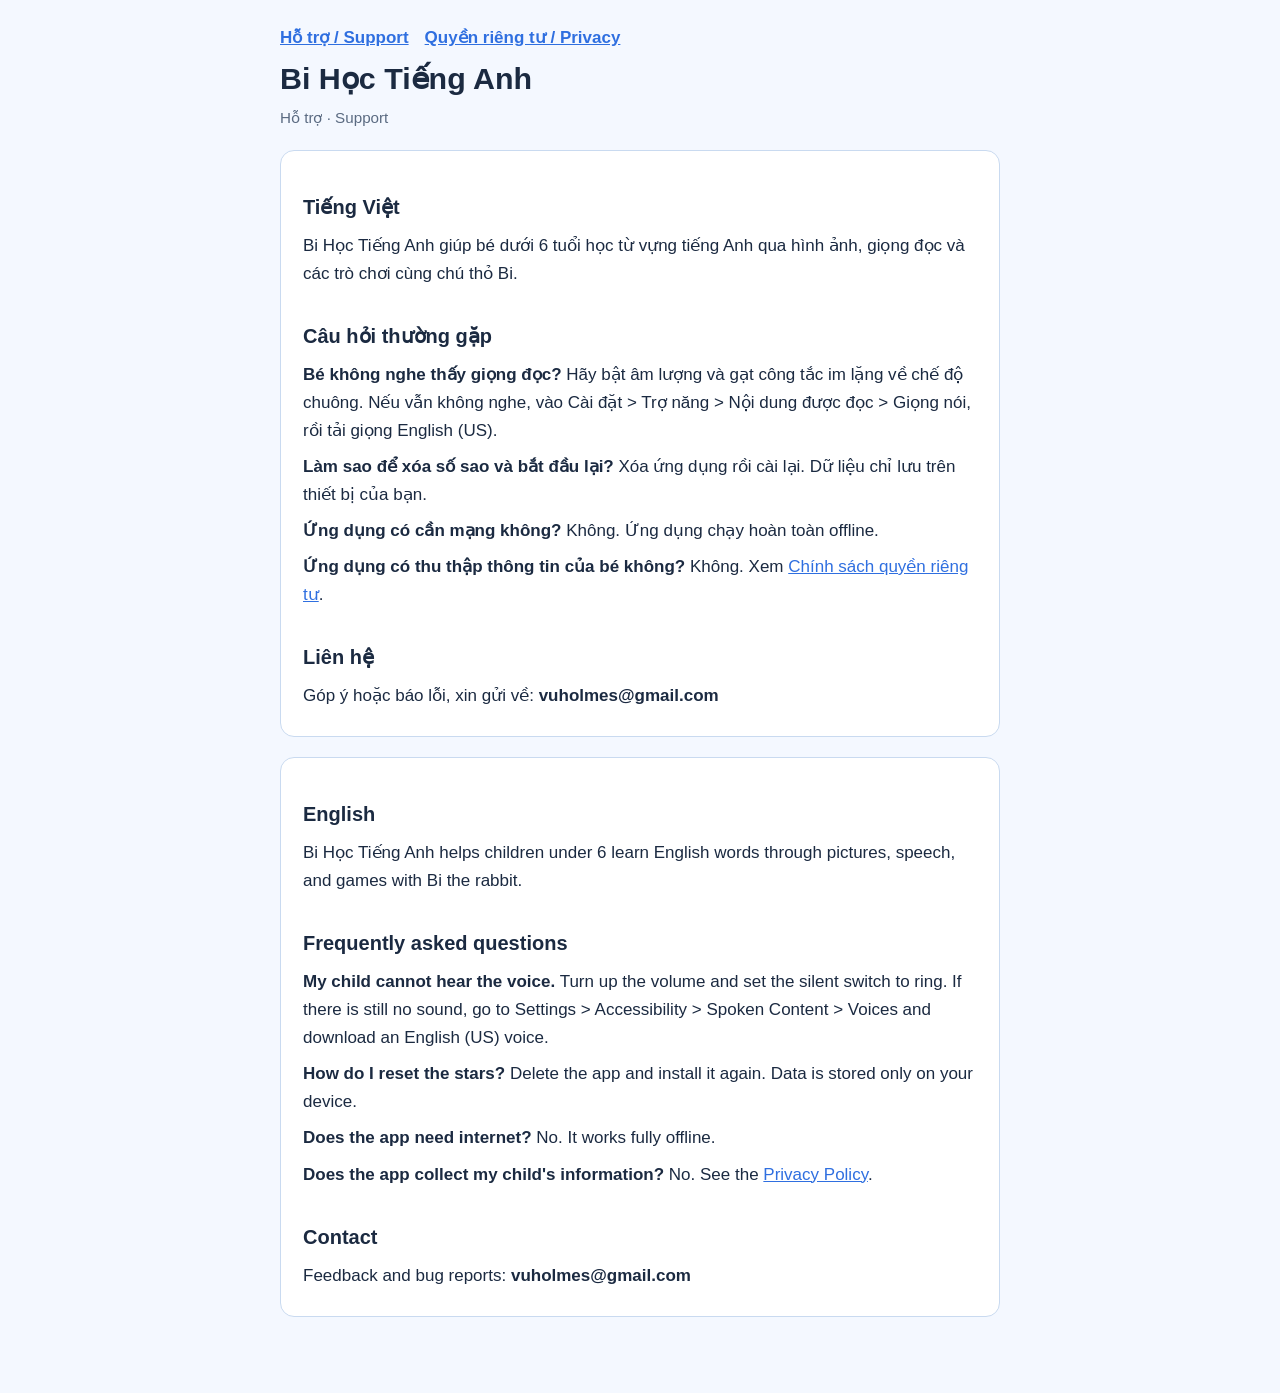
<file: index.html>
<!doctype html>
<html lang="vi">
<head>
<meta charset="utf-8">
<meta name="viewport" content="width=device-width, initial-scale=1">
<title>Hỗ trợ / Support – Bi Học Tiếng Anh</title>
<link rel="stylesheet" href="style.css">
</head>
<body>
<main>
<nav><a href="index.html">Hỗ trợ / Support</a><a href="privacy.html">Quyền riêng tư / Privacy</a></nav>
<h1>Bi Học Tiếng Anh</h1>
<p class="muted">Hỗ trợ · Support</p>

<section class="lang" lang="vi">
<h2>Tiếng Việt</h2>
<p>Bi Học Tiếng Anh giúp bé dưới 6 tuổi học từ vựng tiếng Anh qua hình ảnh, giọng đọc và các trò chơi cùng chú thỏ Bi.</p>

<h2>Câu hỏi thường gặp</h2>
<p><strong>Bé không nghe thấy giọng đọc?</strong> Hãy bật âm lượng và gạt công tắc im lặng về chế độ chuông. Nếu vẫn không nghe, vào Cài đặt &gt; Trợ năng &gt; Nội dung được đọc &gt; Giọng nói, rồi tải giọng English (US).</p>
<p><strong>Làm sao để xóa số sao và bắt đầu lại?</strong> Xóa ứng dụng rồi cài lại. Dữ liệu chỉ lưu trên thiết bị của bạn.</p>
<p><strong>Ứng dụng có cần mạng không?</strong> Không. Ứng dụng chạy hoàn toàn offline.</p>
<p><strong>Ứng dụng có thu thập thông tin của bé không?</strong> Không. Xem <a href="privacy.html">Chính sách quyền riêng tư</a>.</p>

<h2>Liên hệ</h2>
<p>Góp ý hoặc báo lỗi, xin gửi về: <strong>vuholmes@gmail.com</strong></p>
</section>

<section class="lang" lang="en">
<h2>English</h2>
<p>Bi Học Tiếng Anh helps children under 6 learn English words through pictures, speech, and games with Bi the rabbit.</p>

<h2>Frequently asked questions</h2>
<p><strong>My child cannot hear the voice.</strong> Turn up the volume and set the silent switch to ring. If there is still no sound, go to Settings &gt; Accessibility &gt; Spoken Content &gt; Voices and download an English (US) voice.</p>
<p><strong>How do I reset the stars?</strong> Delete the app and install it again. Data is stored only on your device.</p>
<p><strong>Does the app need internet?</strong> No. It works fully offline.</p>
<p><strong>Does the app collect my child's information?</strong> No. See the <a href="privacy.html">Privacy Policy</a>.</p>

<h2>Contact</h2>
<p>Feedback and bug reports: <strong>vuholmes@gmail.com</strong></p>
</section>
</main>
</body>
</html>
</file>
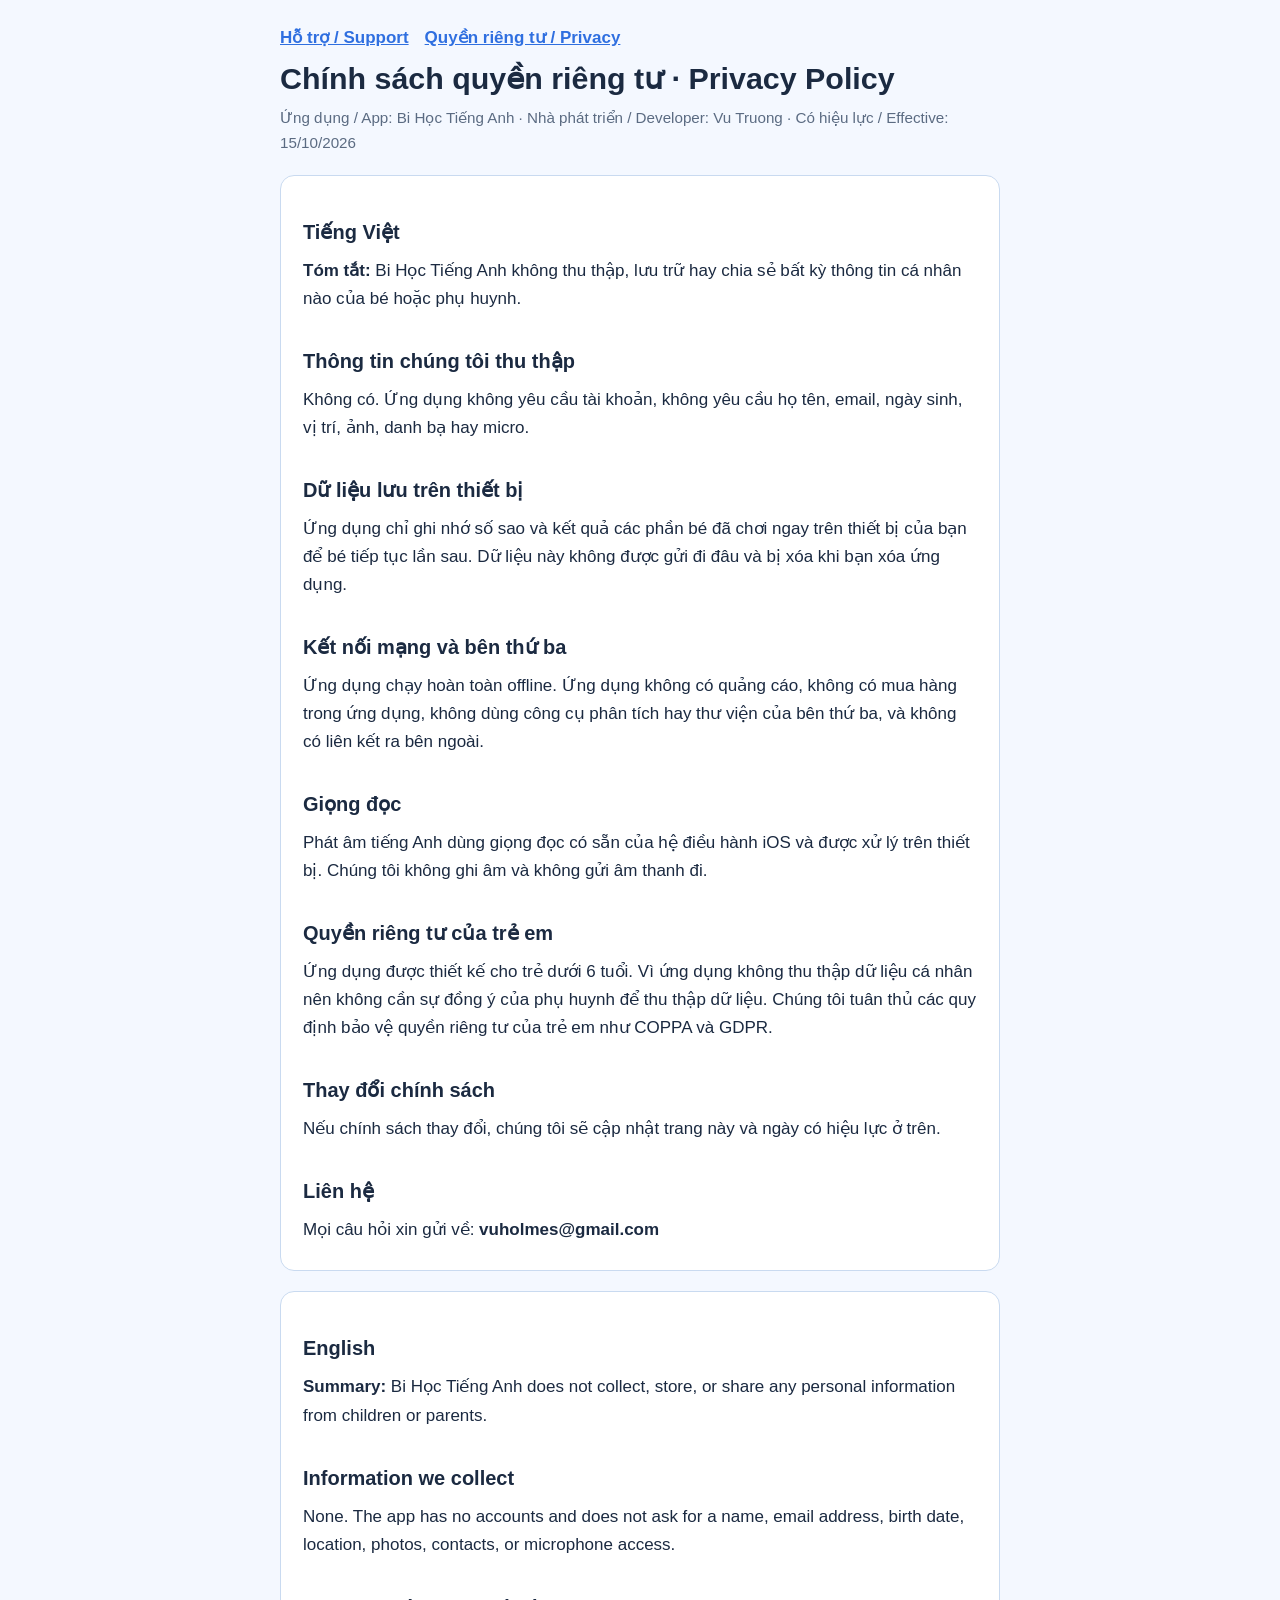
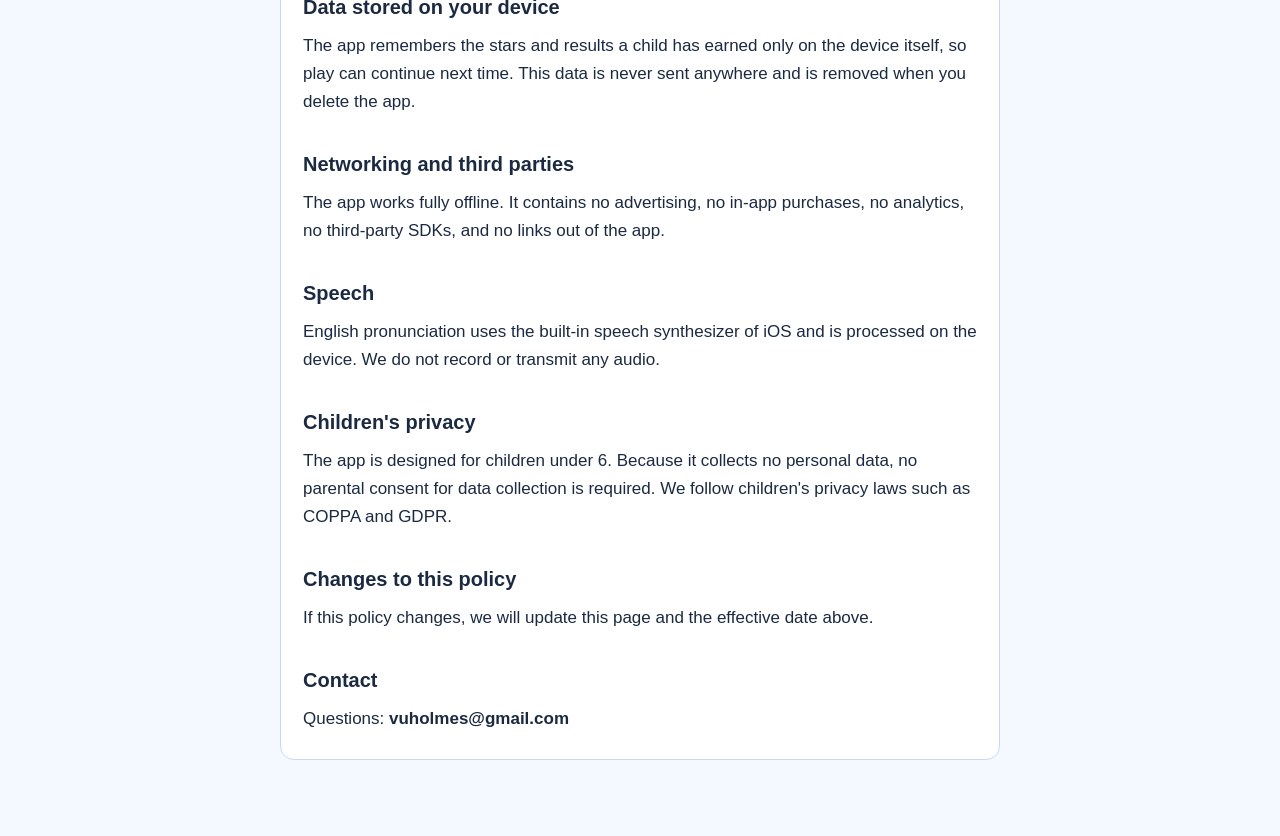
<file: privacy.html>
<!doctype html>
<html lang="vi">
<head>
<meta charset="utf-8">
<meta name="viewport" content="width=device-width, initial-scale=1">
<title>Chính sách quyền riêng tư / Privacy Policy – Bi Học Tiếng Anh</title>
<link rel="stylesheet" href="style.css">
</head>
<body>
<main>
<nav><a href="index.html">Hỗ trợ / Support</a><a href="privacy.html">Quyền riêng tư / Privacy</a></nav>
<h1>Chính sách quyền riêng tư · Privacy Policy</h1>
<p class="muted">Ứng dụng / App: Bi Học Tiếng Anh · Nhà phát triển / Developer: Vu Truong · Có hiệu lực / Effective: 15/10/2026</p>

<section class="lang" lang="vi">
<h2>Tiếng Việt</h2>
<p><strong>Tóm tắt:</strong> Bi Học Tiếng Anh không thu thập, lưu trữ hay chia sẻ bất kỳ thông tin cá nhân nào của bé hoặc phụ huynh.</p>

<h2>Thông tin chúng tôi thu thập</h2>
<p>Không có. Ứng dụng không yêu cầu tài khoản, không yêu cầu họ tên, email, ngày sinh, vị trí, ảnh, danh bạ hay micro.</p>

<h2>Dữ liệu lưu trên thiết bị</h2>
<p>Ứng dụng chỉ ghi nhớ số sao và kết quả các phần bé đã chơi ngay trên thiết bị của bạn để bé tiếp tục lần sau. Dữ liệu này không được gửi đi đâu và bị xóa khi bạn xóa ứng dụng.</p>

<h2>Kết nối mạng và bên thứ ba</h2>
<p>Ứng dụng chạy hoàn toàn offline. Ứng dụng không có quảng cáo, không có mua hàng trong ứng dụng, không dùng công cụ phân tích hay thư viện của bên thứ ba, và không có liên kết ra bên ngoài.</p>

<h2>Giọng đọc</h2>
<p>Phát âm tiếng Anh dùng giọng đọc có sẵn của hệ điều hành iOS và được xử lý trên thiết bị. Chúng tôi không ghi âm và không gửi âm thanh đi.</p>

<h2>Quyền riêng tư của trẻ em</h2>
<p>Ứng dụng được thiết kế cho trẻ dưới 6 tuổi. Vì ứng dụng không thu thập dữ liệu cá nhân nên không cần sự đồng ý của phụ huynh để thu thập dữ liệu. Chúng tôi tuân thủ các quy định bảo vệ quyền riêng tư của trẻ em như COPPA và GDPR.</p>

<h2>Thay đổi chính sách</h2>
<p>Nếu chính sách thay đổi, chúng tôi sẽ cập nhật trang này và ngày có hiệu lực ở trên.</p>

<h2>Liên hệ</h2>
<p>Mọi câu hỏi xin gửi về: <strong>vuholmes@gmail.com</strong></p>
</section>

<section class="lang" lang="en">
<h2>English</h2>
<p><strong>Summary:</strong> Bi Học Tiếng Anh does not collect, store, or share any personal information from children or parents.</p>

<h2>Information we collect</h2>
<p>None. The app has no accounts and does not ask for a name, email address, birth date, location, photos, contacts, or microphone access.</p>

<h2>Data stored on your device</h2>
<p>The app remembers the stars and results a child has earned only on the device itself, so play can continue next time. This data is never sent anywhere and is removed when you delete the app.</p>

<h2>Networking and third parties</h2>
<p>The app works fully offline. It contains no advertising, no in-app purchases, no analytics, no third-party SDKs, and no links out of the app.</p>

<h2>Speech</h2>
<p>English pronunciation uses the built-in speech synthesizer of iOS and is processed on the device. We do not record or transmit any audio.</p>

<h2>Children's privacy</h2>
<p>The app is designed for children under 6. Because it collects no personal data, no parental consent for data collection is required. We follow children's privacy laws such as COPPA and GDPR.</p>

<h2>Changes to this policy</h2>
<p>If this policy changes, we will update this page and the effective date above.</p>

<h2>Contact</h2>
<p>Questions: <strong>vuholmes@gmail.com</strong></p>
</section>
</main>
</body>
</html>
</file>
<file: style.css>
:root { --bg:#f4f8ff; --card:#ffffff; --ink:#1b2a41; --muted:#5b6b82; --line:#c9daf0; --accent:#2f6fe0; }
@media (prefers-color-scheme: dark) {
  :root { --bg:#0f1a2e; --card:#18273f; --ink:#eaf1ff; --muted:#9fb1cc; --line:#2b3e5e; --accent:#7fb0ff; }
}
* { box-sizing: border-box; }
body { margin:0; background:var(--bg); color:var(--ink); font:17px/1.65 -apple-system, "Segoe UI", Roboto, "Helvetica Neue", Arial, sans-serif; padding:24px 16px 56px; }
main { max-width: 720px; margin: 0 auto; }
h1 { font-size: 1.9rem; line-height: 1.2; margin: 8px 0 4px; }
h2 { font-size: 1.25rem; margin: 32px 0 8px; }
p, li { margin: 8px 0; }
.muted { color: var(--muted); font-size: .95rem; }
.lang { background: var(--card); border: 1px solid var(--line); border-radius: 14px; padding: 8px 22px 18px; margin: 20px 0; }
a { color: var(--accent); }
nav { display:flex; gap:16px; flex-wrap:wrap; margin-bottom: 8px; font-weight: 600; }
</file>
